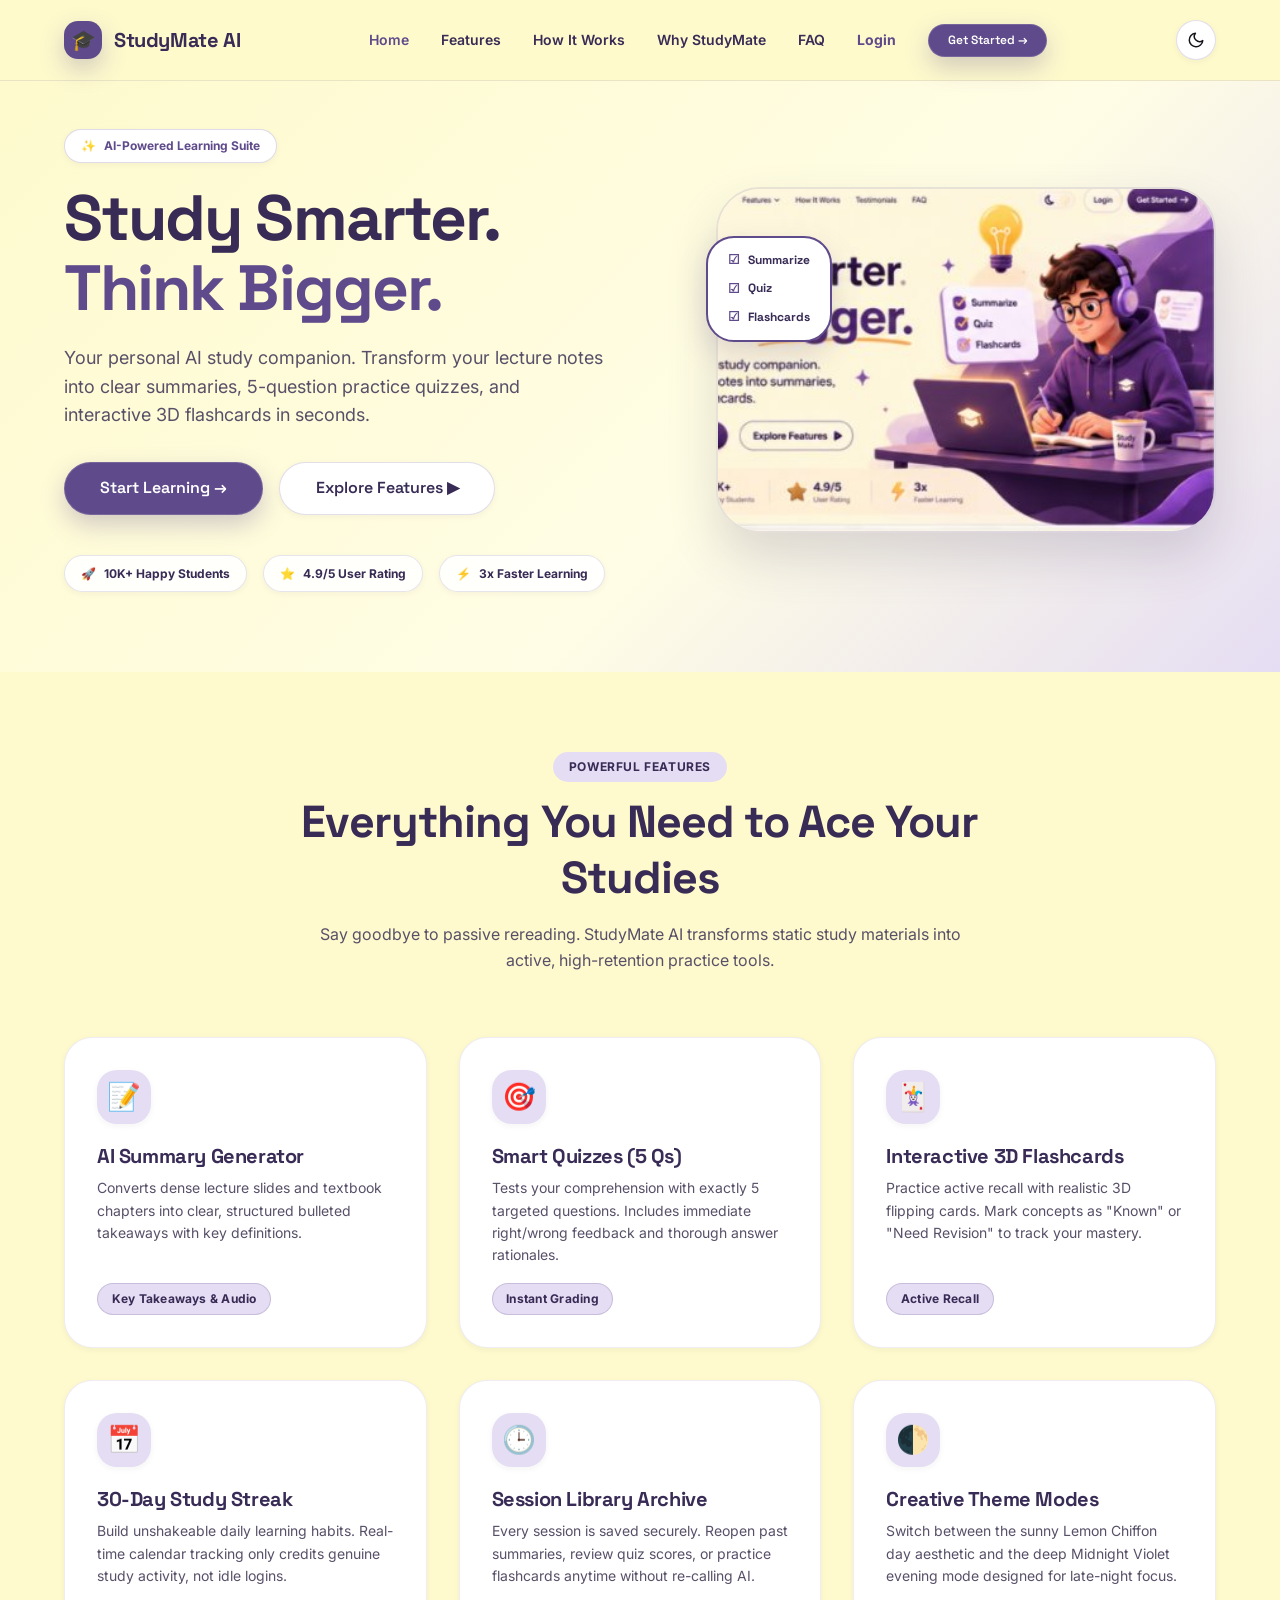
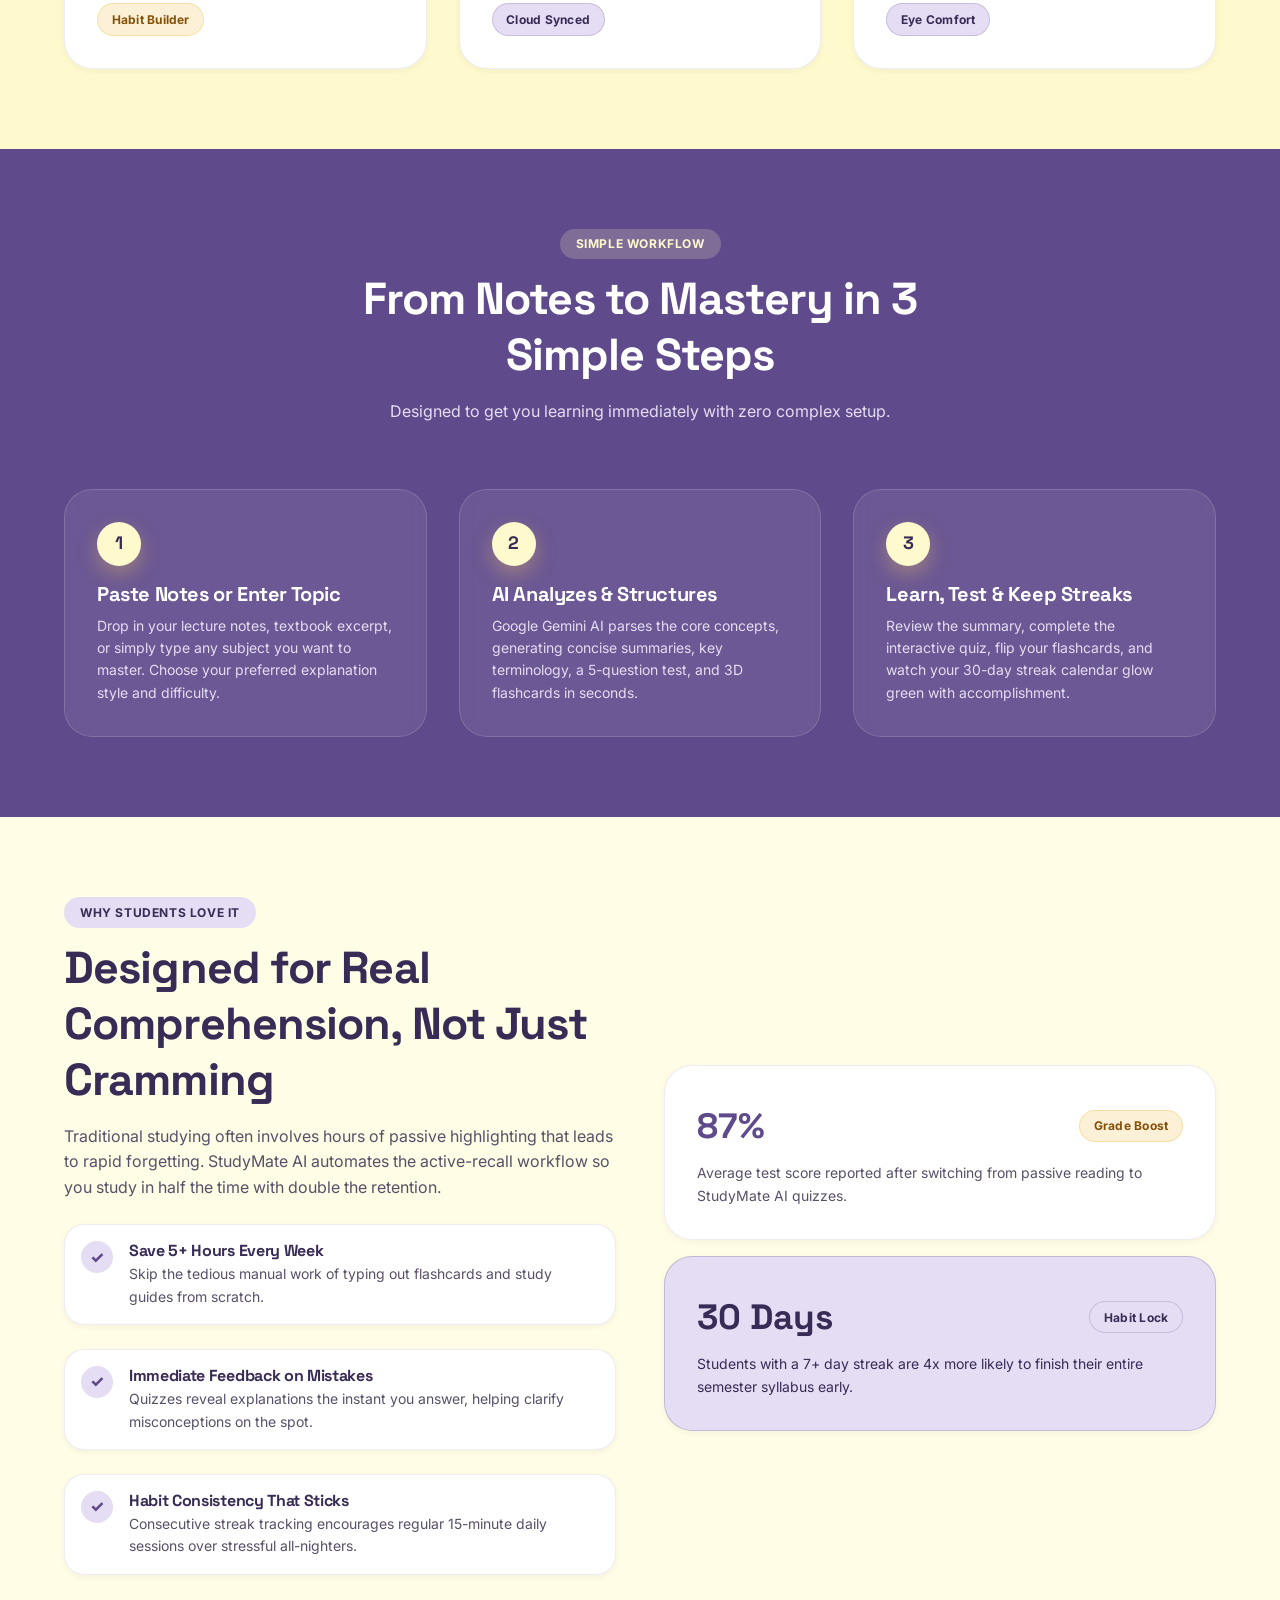
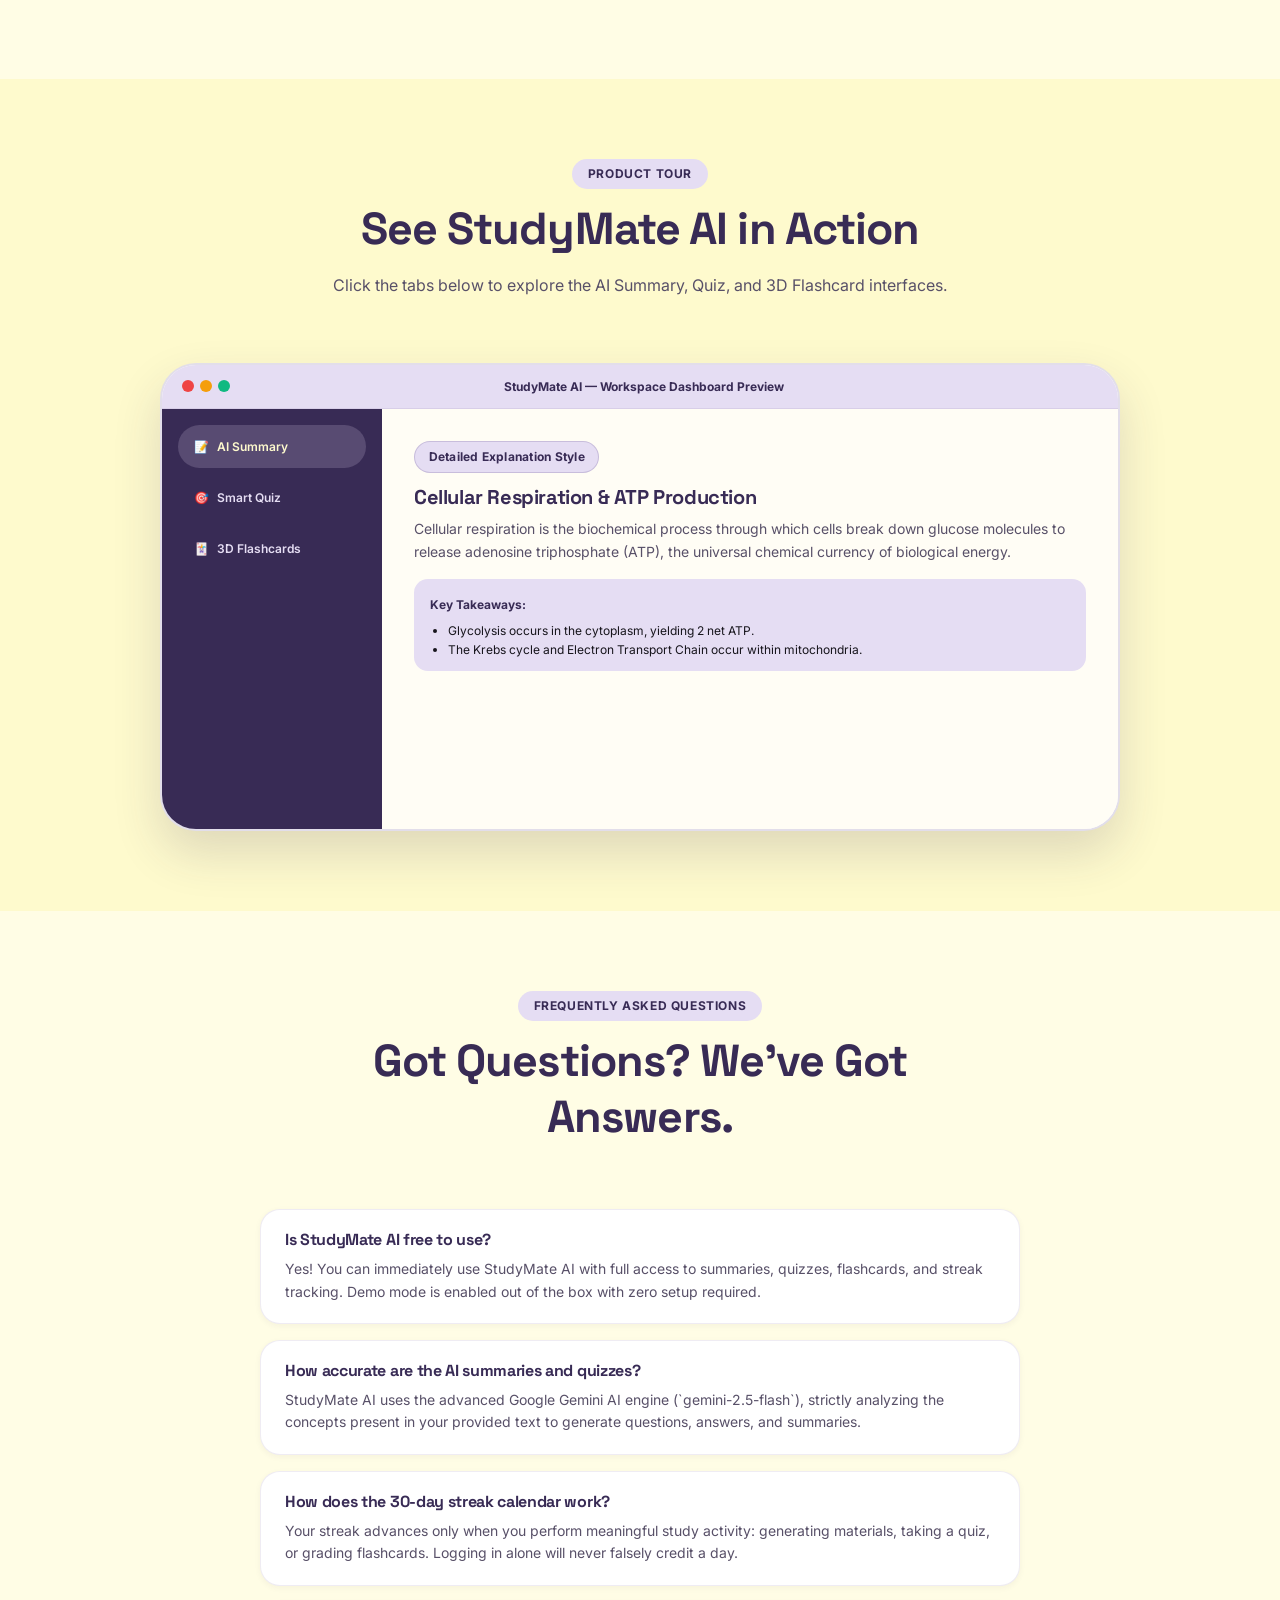
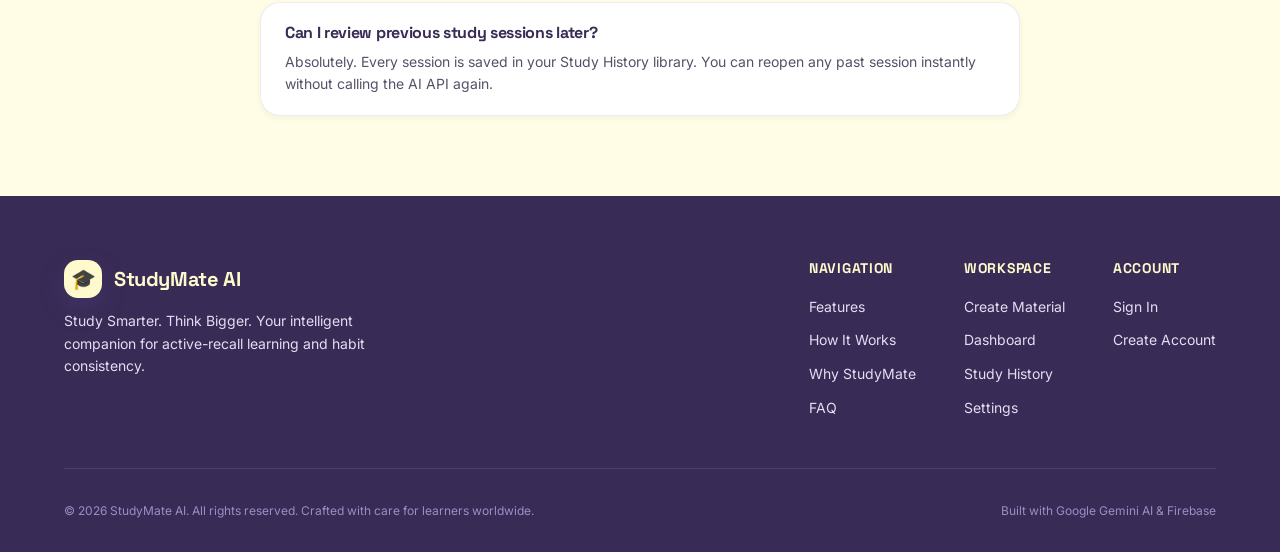
<file: index.html>
<!DOCTYPE html>
<html lang="en" data-theme="light">

<head>
  <meta charset="UTF-8">
  <meta name="viewport" content="width=device-width, initial-scale=1.0">
  <meta name="description" content="StudyMate AI - Study Smarter. Think Bigger. Your personal AI study companion for summaries, 5-question quizzes, and interactive 3D flashcards.">
  <title>StudyMate AI — Study Smarter. Think Bigger.</title>

  <!-- Google Fonts Preconnect -->
  <link rel="preconnect" href="https://fonts.googleapis.com">
  <link rel="preconnect" href="https://fonts.gstatic.com" crossorigin>

  <!-- Core Stylesheets -->
  <link rel="stylesheet" href="css/variables.css">
  <link rel="stylesheet" href="css/base.css">
  <link rel="stylesheet" href="css/components.css">
  <link rel="stylesheet" href="css/pages/landing.css">
</head>

<body id="top">

  <!-- ========================================================================
       Header & Navigation
       ======================================================================== -->
  <header class="site-header">
    <div class="container navbar">
      <a href="index.html" class="brand-logo" aria-label="StudyMate AI Home">
        <span class="brand-icon" aria-hidden="true">🎓</span>
        <span>StudyMate AI</span>
      </a>

      <!-- Desktop Navigation Links -->
      <nav id="nav-menu" class="nav-menu" aria-label="Main Navigation">
        <a href="#top" class="nav-link active">Home</a>
        <a href="#features" class="nav-link">Features</a>
        <a href="#how-it-works" class="nav-link">How It Works</a>
        <a href="#why-us" class="nav-link">Why StudyMate</a>
        <a href="#faq" class="nav-link">FAQ</a>
        <a href="login.html" class="nav-link" style="font-weight: 700; color: var(--primary);">Login</a>
        <a href="signup.html" class="btn btn-primary btn-sm">Get Started →</a>
      </nav>

      <!-- Right Header Actions (Theme Toggle & Mobile Menu) -->
      <div class="nav-actions">
        <button type="button" class="theme-toggle-btn" aria-label="Toggle dark and light theme" title="Toggle Theme">
          <!-- Icon injected by theme.js -->
        </button>
        <button type="button" id="mobile-menu-btn" class="mobile-menu-btn" aria-label="Toggle navigation menu" aria-expanded="false">
          <svg width="22" height="22" viewBox="0 0 24 24" fill="none" stroke="currentColor" stroke-width="2.2" stroke-linecap="round" stroke-linejoin="round">
            <line x1="3" y1="12" x2="21" y2="12"></line>
            <line x1="3" y1="6" x2="21" y2="6"></line>
            <line x1="3" y1="18" x2="21" y2="18"></line>
          </svg>
        </button>
      </div>
    </div>
  </header>

  <!-- ========================================================================
       Hero Section (Creative 2-Column with 3D Illustration)
       ======================================================================== -->
  <section class="hero-section">
    <div class="container">
      <div class="hero-grid">
        
        <!-- Left Content -->
        <div class="hero-content">
          <div class="hero-badge-pill">
            <span>✨</span>
            <span>AI-Powered Learning Suite</span>
          </div>

          <h1 class="hero-title">
            Study Smarter.<br>
            <span class="hero-highlight">Think Bigger.</span>
          </h1>

          <p class="hero-subtitle">
            Your personal AI study companion. Transform your lecture notes into clear summaries, 5-question practice quizzes, and interactive 3D flashcards in seconds.
          </p>

          <div class="hero-cta-group">
            <a href="signup.html" class="btn btn-primary btn-lg">Start Learning →</a>
            <a href="#features" class="btn btn-outline btn-lg">Explore Features ▶</a>
          </div>

          <!-- Social Proof Metrics Row -->
          <div class="hero-metrics-row">
            <div class="metric-pill">
              <span>🚀</span>
              <span>10K+ Happy Students</span>
            </div>
            <div class="metric-pill">
              <span>⭐</span>
              <span>4.9/5 User Rating</span>
            </div>
            <div class="metric-pill">
              <span>⚡</span>
              <span>3x Faster Learning</span>
            </div>
          </div>
        </div>

        <!-- Right 3D Visual Composition (Exact Match to Reference Mockup) -->
        <div class="hero-visual">
          <div class="hero-illustration-wrapper">
            <div class="hero-3d-frame">
              <img src="assets/hero-3d-composition.png" alt="Student studying with StudyMate AI - 3D Illustration" class="hero-3d-composition-img">
            </div>

            <!-- Floating Learning Checklist Card (Exact Match to Reference) -->
            <div class="floating-checklist-card">
              <div class="checklist-item"><span class="check-icon">☑</span> Summarize</div>
              <div class="checklist-item"><span class="check-icon">☑</span> Quiz</div>
              <div class="checklist-item"><span class="check-icon">☑</span> Flashcards</div>
            </div>
          </div>
        </div>

      </div>
    </div>
  </section>

  <!-- ========================================================================
       Features Section (Lemon Chiffon & Crisp White Cards)
       ======================================================================== -->
  <section class="features-section" id="features">
    <div class="container">
      <div class="section-header-center">
        <span class="section-tag">POWERFUL FEATURES</span>
        <h2 class="section-title">Everything You Need to Ace Your Studies</h2>
        <p class="section-subtitle">
          Say goodbye to passive rereading. StudyMate AI transforms static study materials into active, high-retention practice tools.
        </p>
      </div>

      <div class="features-grid">
        <!-- Feature 1: AI Summaries -->
        <div class="feature-card">
          <div>
            <div class="feature-card-icon">📝</div>
            <h3>AI Summary Generator</h3>
            <p>Converts dense lecture slides and textbook chapters into clear, structured bulleted takeaways with key definitions.</p>
          </div>
          <div style="margin-top: var(--space-4);">
            <span class="badge badge-purple">Key Takeaways &amp; Audio</span>
          </div>
        </div>

        <!-- Feature 2: 5-Question Quizzes -->
        <div class="feature-card">
          <div>
            <div class="feature-card-icon">🎯</div>
            <h3>Smart Quizzes (5 Qs)</h3>
            <p>Tests your comprehension with exactly 5 targeted questions. Includes immediate right/wrong feedback and thorough answer rationales.</p>
          </div>
          <div style="margin-top: var(--space-4);">
            <span class="badge badge-purple">Instant Grading</span>
          </div>
        </div>

        <!-- Feature 3: 3D Flashcards -->
        <div class="feature-card">
          <div>
            <div class="feature-card-icon">🃏</div>
            <h3>Interactive 3D Flashcards</h3>
            <p>Practice active recall with realistic 3D flipping cards. Mark concepts as "Known" or "Need Revision" to track your mastery.</p>
          </div>
          <div style="margin-top: var(--space-4);">
            <span class="badge badge-purple">Active Recall</span>
          </div>
        </div>

        <!-- Feature 4: 30-Day Streak Calendar -->
        <div class="feature-card">
          <div>
            <div class="feature-card-icon">📅</div>
            <h3>30-Day Study Streak</h3>
            <p>Build unshakeable daily learning habits. Real-time calendar tracking only credits genuine study activity, not idle logins.</p>
          </div>
          <div style="margin-top: var(--space-4);">
            <span class="badge badge-gold">Habit Builder</span>
          </div>
        </div>

        <!-- Feature 5: Study History -->
        <div class="feature-card">
          <div>
            <div class="feature-card-icon">🕒</div>
            <h3>Session Library Archive</h3>
            <p>Every session is saved securely. Reopen past summaries, review quiz scores, or practice flashcards anytime without re-calling AI.</p>
          </div>
          <div style="margin-top: var(--space-4);">
            <span class="badge badge-purple">Cloud Synced</span>
          </div>
        </div>

        <!-- Feature 6: Dark & Light Themes -->
        <div class="feature-card">
          <div>
            <div class="feature-card-icon">🌓</div>
            <h3>Creative Theme Modes</h3>
            <p>Switch between the sunny Lemon Chiffon day aesthetic and the deep Midnight Violet evening mode designed for late-night focus.</p>
          </div>
          <div style="margin-top: var(--space-4);">
            <span class="badge badge-purple">Eye Comfort</span>
          </div>
        </div>
      </div>
    </div>
  </section>

  <!-- ========================================================================
       How It Works Section (Ultra Violet Accent Contrast)
       ======================================================================== -->
  <section class="how-section" id="how-it-works">
    <div class="container">
      <div class="section-header-center">
        <span class="section-tag">SIMPLE WORKFLOW</span>
        <h2 class="section-title">From Notes to Mastery in 3 Simple Steps</h2>
        <p class="section-subtitle">
          Designed to get you learning immediately with zero complex setup.
        </p>
      </div>

      <div class="steps-grid">
        <div class="step-card">
          <div class="step-number-badge">1</div>
          <h3>Paste Notes or Enter Topic</h3>
          <p>Drop in your lecture notes, textbook excerpt, or simply type any subject you want to master. Choose your preferred explanation style and difficulty.</p>
        </div>

        <div class="step-card">
          <div class="step-number-badge">2</div>
          <h3>AI Analyzes &amp; Structures</h3>
          <p>Google Gemini AI parses the core concepts, generating concise summaries, key terminology, a 5-question test, and 3D flashcards in seconds.</p>
        </div>

        <div class="step-card">
          <div class="step-number-badge">3</div>
          <h3>Learn, Test &amp; Keep Streaks</h3>
          <p>Review the summary, complete the interactive quiz, flip your flashcards, and watch your 30-day streak calendar glow green with accomplishment.</p>
        </div>
      </div>
    </div>
  </section>

  <!-- ========================================================================
       Why StudyMate AI (Stats & Benefits)
       ======================================================================== -->
  <section class="why-section" id="why-us">
    <div class="container">
      <div class="why-grid">
        <div>
          <span class="section-tag">WHY STUDENTS LOVE IT</span>
          <h2 class="section-title">Designed for Real Comprehension, Not Just Cramming</h2>
          <p style="margin-bottom: var(--space-6); font-size: var(--font-base);">
            Traditional studying often involves hours of passive highlighting that leads to rapid forgetting. StudyMate AI automates the active-recall workflow so you study in half the time with double the retention.
          </p>

          <div class="why-benefit-item">
            <div class="why-check-icon">✓</div>
            <div>
              <h4>Save 5+ Hours Every Week</h4>
              <p>Skip the tedious manual work of typing out flashcards and study guides from scratch.</p>
            </div>
          </div>

          <div class="why-benefit-item">
            <div class="why-check-icon">✓</div>
            <div>
              <h4>Immediate Feedback on Mistakes</h4>
              <p>Quizzes reveal explanations the instant you answer, helping clarify misconceptions on the spot.</p>
            </div>
          </div>

          <div class="why-benefit-item">
            <div class="why-check-icon">✓</div>
            <div>
              <h4>Habit Consistency That Sticks</h4>
              <p>Consecutive streak tracking encourages regular 15-minute daily sessions over stressful all-nighters.</p>
            </div>
          </div>
        </div>

        <!-- Stylized Stat Cards Visual -->
        <div style="display: flex; flex-direction: column; gap: var(--space-4);">
          <div class="card card-hoverable" style="background: #FFFFFF;">
            <div style="display: flex; align-items: center; justify-content: space-between;">
              <span style="font-size: 2.2rem; font-weight: 800; color: var(--primary); font-family: var(--font-heading);">87%</span>
              <span class="badge badge-gold">Grade Boost</span>
            </div>
            <p style="margin-top: var(--space-2); font-size: var(--font-sm);">Average test score reported after switching from passive reading to StudyMate AI quizzes.</p>
          </div>

          <div class="card card-hoverable" style="background: var(--soft-lavender); border-color: rgba(95,74,139,0.25);">
            <div style="display: flex; align-items: center; justify-content: space-between;">
              <span style="font-size: 2.2rem; font-weight: 800; color: var(--dark-violet); font-family: var(--font-heading);">30 Days</span>
              <span class="badge badge-purple">Habit Lock</span>
            </div>
            <p style="margin-top: var(--space-2); font-size: var(--font-sm); color: var(--dark-violet);">Students with a 7+ day streak are 4x more likely to finish their entire semester syllabus early.</p>
          </div>
        </div>
      </div>
    </div>
  </section>

  <!-- ========================================================================
       Interactive Product Preview Mockup
       ======================================================================== -->
  <section class="preview-section">
    <div class="container">
      <div class="section-header-center">
        <span class="section-tag">PRODUCT TOUR</span>
        <h2 class="section-title">See StudyMate AI in Action</h2>
        <p class="section-subtitle">
          Click the tabs below to explore the AI Summary, Quiz, and 3D Flashcard interfaces.
        </p>
      </div>

      <div class="preview-mockup-frame">
        <div class="mockup-window-bar">
          <div class="mockup-dots">
            <span class="mockup-dot dot-red"></span>
            <span class="mockup-dot dot-yellow"></span>
            <span class="mockup-dot dot-green"></span>
          </div>
          <div class="mockup-window-title">StudyMate AI — Workspace Dashboard Preview</div>
          <div style="width: 40px;"></div>
        </div>

        <div class="mockup-body">
          <div class="mockup-sidebar">
            <div class="mockup-nav-item active" data-preview-tab="summary">
              <span>📝</span>
              <span>AI Summary</span>
            </div>
            <div class="mockup-nav-item" data-preview-tab="quiz">
              <span>🎯</span>
              <span>Smart Quiz</span>
            </div>
            <div class="mockup-nav-item" data-preview-tab="flashcards">
              <span>🃏</span>
              <span>3D Flashcards</span>
            </div>
          </div>

          <div class="mockup-content">
            <!-- Tab 1: Summary -->
            <div id="preview-tab-summary" class="mockup-tab-content active">
              <span class="badge badge-purple" style="margin-bottom: var(--space-3);">Detailed Explanation Style</span>
              <h3 style="font-size: var(--font-xl); color: var(--dark-violet); margin-bottom: var(--space-2);">Cellular Respiration &amp; ATP Production</h3>
              <p style="font-size: var(--font-sm); line-height: 1.6; margin-bottom: var(--space-4);">
                Cellular respiration is the biochemical process through which cells break down glucose molecules to release adenosine triphosphate (ATP), the universal chemical currency of biological energy.
              </p>
              <div style="background: var(--soft-lavender); padding: var(--space-3) var(--space-4); border-radius: var(--radius-md);">
                <strong style="color: var(--dark-violet); font-size: var(--font-xs);">Key Takeaways:</strong>
                <ul style="padding-left: 18px; margin-top: 4px; font-size: var(--font-xs); color: var(--text-primary);">
                  <li>Glycolysis occurs in the cytoplasm, yielding 2 net ATP.</li>
                  <li>The Krebs cycle and Electron Transport Chain occur within mitochondria.</li>
                </ul>
              </div>
            </div>

            <!-- Tab 2: Quiz -->
            <div id="preview-tab-quiz" class="mockup-tab-content">
              <span class="badge badge-purple" style="margin-bottom: var(--space-3);">Question 1 of 5 · Medium Difficulty</span>
              <h3 style="font-size: var(--font-lg); color: var(--dark-violet); margin-bottom: var(--space-4);">Which organelle serves as the primary site of aerobic ATP synthesis?</h3>
              <div style="display: flex; flex-direction: column; gap: var(--space-2);">
                <div style="padding: 10px 14px; background: #FFFFFF; border: 1px solid var(--border-subtle); border-radius: var(--radius-md); font-size: var(--font-xs);">A. Endoplasmic Reticulum</div>
                <div style="padding: 10px 14px; background: var(--success-bg); border: 1.5px solid var(--success); border-radius: var(--radius-md); font-size: var(--font-xs); font-weight: 700; color: var(--success);">B. Mitochondria ✓ Correct</div>
                <div style="padding: 10px 14px; background: #FFFFFF; border: 1px solid var(--border-subtle); border-radius: var(--radius-md); font-size: var(--font-xs);">C. Golgi Apparatus</div>
              </div>
            </div>

            <!-- Tab 3: Flashcards -->
            <div id="preview-tab-flashcards" class="mockup-tab-content">
              <div style="text-align: center; padding: var(--space-4);">
                <span class="badge badge-purple" style="margin-bottom: var(--space-3);">Interactive 3D Card (Click to flip)</span>
                <div id="preview-mockup-flashcard" style="margin: var(--space-2) auto; max-width: 320px; min-height: 140px; background: #FFFFFF; border: 2px solid var(--primary); border-radius: var(--radius-xl); padding: var(--space-5); display: flex; align-items: center; justify-content: center; cursor: pointer; box-shadow: var(--shadow-md); transition: transform 0.4s ease;">
                  <p class="mockup-card-text" style="font-weight: 700; color: var(--dark-violet); margin: 0; font-size: var(--font-sm);">
                    Question: What is the primary biological purpose of Photosynthesis?
                  </p>
                </div>
                <span style="font-size: 11px; color: var(--text-muted);">💡 Click the card to flip between Question and Answer</span>
              </div>
            </div>
          </div>
        </div>
      </div>
    </div>
  </section>

  <!-- ========================================================================
       FAQ Section
       ======================================================================== -->
  <section class="faq-section" id="faq">
    <div class="container">
      <div class="section-header-center">
        <span class="section-tag">FREQUENTLY ASKED QUESTIONS</span>
        <h2 class="section-title">Got Questions? We've Got Answers.</h2>
      </div>

      <div class="faq-grid">
        <div class="faq-item">
          <h4>Is StudyMate AI free to use?</h4>
          <p>Yes! You can immediately use StudyMate AI with full access to summaries, quizzes, flashcards, and streak tracking. Demo mode is enabled out of the box with zero setup required.</p>
        </div>

        <div class="faq-item">
          <h4>How accurate are the AI summaries and quizzes?</h4>
          <p>StudyMate AI uses the advanced Google Gemini AI engine (`gemini-2.5-flash`), strictly analyzing the concepts present in your provided text to generate questions, answers, and summaries.</p>
        </div>

        <div class="faq-item">
          <h4>How does the 30-day streak calendar work?</h4>
          <p>Your streak advances only when you perform meaningful study activity: generating materials, taking a quiz, or grading flashcards. Logging in alone will never falsely credit a day.</p>
        </div>

        <div class="faq-item">
          <h4>Can I review previous study sessions later?</h4>
          <p>Absolutely. Every session is saved in your Study History library. You can reopen any past session instantly without calling the AI API again.</p>
        </div>
      </div>
    </div>
  </section>

  <!-- ========================================================================
       Footer
       ======================================================================== -->
  <footer class="site-footer">
    <div class="container">
      <div class="footer-top">
        <div class="footer-brand">
          <a href="index.html" class="brand-logo" style="color: #FEFACD;">
            <span class="brand-icon" style="background: #FEFACD; color: var(--dark-violet);">🎓</span>
            <span>StudyMate AI</span>
          </a>
          <p>
            Study Smarter. Think Bigger. Your intelligent companion for active-recall learning and habit consistency.
          </p>
        </div>

        <div class="footer-links-group">
          <div class="footer-col">
            <h5>NAVIGATION</h5>
            <ul>
              <li><a href="#features">Features</a></li>
              <li><a href="#how-it-works">How It Works</a></li>
              <li><a href="#why-us">Why StudyMate</a></li>
              <li><a href="#faq">FAQ</a></li>
            </ul>
          </div>

          <div class="footer-col">
            <h5>WORKSPACE</h5>
            <ul>
              <li><a href="study.html">Create Material</a></li>
              <li><a href="dashboard.html">Dashboard</a></li>
              <li><a href="history.html">Study History</a></li>
              <li><a href="settings.html">Settings</a></li>
            </ul>
          </div>

          <div class="footer-col">
            <h5>ACCOUNT</h5>
            <ul>
              <li><a href="login.html">Sign In</a></li>
              <li><a href="signup.html">Create Account</a></li>
            </ul>
          </div>
        </div>
      </div>

      <div class="footer-bottom">
        <span>© 2026 StudyMate AI. All rights reserved. Crafted with care for learners worldwide.</span>
        <span>Built with Google Gemini AI &amp; Firebase</span>
      </div>
    </div>
  </footer>

  <!-- Script Modules -->
  <script type="module" src="js/pages/landing.js"></script>
</body>
</html>
</file>
<file: css/variables.css>
/* ==========================================================================
   StudyMate AI - Design System & CSS Variables (Lemon Chiffon & Ultra Violet)
   ========================================================================== */

:root {
  /* Font Families */
  --font-sans: 'Inter', -apple-system, BlinkMacSystemFont, 'Segoe UI', Roboto, sans-serif;
  --font-heading: 'Space Grotesk', -apple-system, BlinkMacSystemFont, 'Segoe UI', sans-serif;

  /* Font Sizes */
  --font-xs: 0.75rem;     /* 12px */
  --font-sm: 0.875rem;    /* 14px */
  --font-base: 1rem;       /* 16px */
  --font-lg: 1.125rem;    /* 18px */
  --font-xl: 1.25rem;     /* 20px */
  --font-2xl: 1.5rem;     /* 24px */
  --font-3xl: 1.875rem;   /* 30px */
  --font-4xl: 2.25rem;    /* 36px */
  --font-5xl: 3rem;       /* 48px */
  --font-6xl: 3.75rem;    /* 60px */

  /* Spacing Scale */
  --space-1: 0.25rem;   /* 4px */
  --space-2: 0.5rem;    /* 8px */
  --space-3: 0.75rem;   /* 12px */
  --space-4: 1rem;      /* 16px */
  --space-5: 1.25rem;   /* 20px */
  --space-6: 1.5rem;    /* 24px */
  --space-8: 2rem;      /* 32px */
  --space-10: 2.5rem;   /* 40px */
  --space-12: 3rem;     /* 48px */
  --space-16: 4rem;     /* 64px */
  --space-20: 5rem;     /* 80px */
  --space-24: 6rem;     /* 96px */

  /* Border Radii */
  --radius-xs: 6px;
  --radius-sm: 10px;
  --radius-md: 14px;
  --radius-lg: 20px;
  --radius-xl: 28px;
  --radius-2xl: 36px;
  --radius-3xl: 44px;
  --radius-full: 9999px;

  /* Transitions */
  --transition-fast: 150ms cubic-bezier(0.4, 0, 0.2, 1);
  --transition-normal: 250ms cubic-bezier(0.4, 0, 0.2, 1);
  --transition-slow: 400ms cubic-bezier(0.16, 1, 0.3, 1);

  /* Brand Palette (Creative EdTech Specification) */
  --lemon-chiffon: #FEFACD;
  --pale-yellow: #FFFDE5;
  --warm-white: #FFFDF5;
  --pure-white: #FFFFFF;
  --ultra-violet: #5F4A8B;
  --dark-violet: #382B55;
  --soft-lavender: #E5DDF3;
  --charcoal: #17151C;
  --soft-peach: #F4C5B5;
  --golden-yellow: #F4C65B;
  --muted-purple: #A18BC5;

  /* Primary Brand Tokens (Light Default) */
  --primary: #5F4A8B;
  --primary-hover: #4d3a73;
  --primary-light: #7b65aa;
  --primary-glow: rgba(95, 74, 139, 0.25);
  
  --secondary: #382B55;
  --secondary-hover: #291e40;
  
  --accent: #F4C65B;
  --accent-hover: #e0b043;
  --accent-light: #FEFACD;

  /* Gradients */
  --gradient-primary: linear-gradient(135deg, #5F4A8B 0%, #382B55 100%);
  --gradient-hero: linear-gradient(135deg, #FEFACD 0%, #FFFDE5 60%, #E5DDF3 100%);
  --gradient-gold: linear-gradient(135deg, #F4C65B 0%, #e89e38 100%);
  --gradient-lavender: linear-gradient(135deg, #E5DDF3 0%, #FFFFFF 100%);
  --gradient-subtle: linear-gradient(135deg, rgba(95, 74, 139, 0.08) 0%, rgba(229, 221, 243, 0.4) 100%);

  /* Status Colors */
  --success: #10b981;
  --success-bg: rgba(16, 185, 129, 0.12);
  --warning: #F4C65B;
  --warning-bg: rgba(244, 198, 91, 0.18);
  --error: #ef4444;
  --error-bg: rgba(239, 68, 68, 0.12);
  --info: #5F4A8B;
  --info-bg: rgba(95, 74, 139, 0.12);

  /* Shadows */
  --shadow-sm: 0 2px 6px rgba(56, 43, 85, 0.05);
  --shadow-md: 0 6px 18px rgba(56, 43, 85, 0.08);
  --shadow-lg: 0 14px 32px rgba(56, 43, 85, 0.12);
  --shadow-xl: 0 22px 48px rgba(56, 43, 85, 0.16);
  --shadow-purple: 0 10px 25px rgba(95, 74, 139, 0.28);
  --shadow-gold: 0 8px 20px rgba(244, 198, 91, 0.35);

  /* Light Theme (Default) */
  --color-scheme: light;
  --bg-page: #FEFACD;
  --bg-surface: #FFFFFF;
  --bg-card: #FFFFFF;
  --bg-card-hover: #FFFDF5;
  --bg-card-alt: #FFFDE5;
  --bg-card-lavender: #E5DDF3;
  --bg-glass: rgba(255, 255, 255, 0.88);
  --bg-input: #FFFFFF;
  --bg-dropdown: #FFFFFF;
  --bg-sidebar: #382B55;
  --bg-sidebar-active: rgba(229, 221, 243, 0.18);

  --text-primary: #17151C;
  --text-secondary: #585068;
  --text-muted: #877d9c;
  --text-inverse: #FFFFFF;
  --text-heading: #382B55;

  --border-subtle: rgba(95, 74, 139, 0.1);
  --border-default: rgba(95, 74, 139, 0.18);
  --border-focus: #5F4A8B;
}

/* ==========================================================================
   Dark Theme (Creative Midnight Specification)
   ========================================================================== */
[data-theme="dark"] {
  --color-scheme: dark;

  --bg-page: #17151C;
  --bg-surface: #282333;
  --bg-card: #282333;
  --bg-card-hover: #312b3e;
  --bg-card-alt: #201c29;
  --bg-card-lavender: #382f49;
  --bg-glass: rgba(40, 35, 51, 0.85);
  --bg-input: #1f1b27;
  --bg-dropdown: #282333;
  --bg-sidebar: #201c29;
  --bg-sidebar-active: rgba(254, 250, 205, 0.12);

  --text-primary: #FFFDF5;
  --text-secondary: #B9A9D5;
  --text-muted: #8574a4;
  --text-inverse: #17151C;
  --text-heading: #FEFACD;

  --border-subtle: rgba(254, 250, 205, 0.08);
  --border-default: rgba(254, 250, 205, 0.16);
  --border-focus: #FEFACD;

  --shadow-sm: 0 2px 6px rgba(0, 0, 0, 0.3);
  --shadow-md: 0 6px 18px rgba(0, 0, 0, 0.4);
  --shadow-lg: 0 14px 32px rgba(0, 0, 0, 0.5);
  --shadow-xl: 0 22px 48px rgba(0, 0, 0, 0.6);
  --shadow-purple: 0 10px 25px rgba(95, 74, 139, 0.45);
}
</file>
<file: css/base.css>
/* ==========================================================================
   StudyMate AI - Base Styles, Resets & Global Typography
   ========================================================================== */

@import url('https://fonts.googleapis.com/css2?family=Inter:wght@300;400;500;600;700;800&family=Space+Grotesk:wght@500;600;700&display=swap');

*, *::before, *::after {
  box-sizing: border-box;
  margin: 0;
  padding: 0;
}

html {
  font-size: 16px;
  scroll-behavior: smooth;
  -webkit-text-size-adjust: 100%;
}

body {
  font-family: var(--font-sans);
  font-size: var(--font-base);
  line-height: 1.6;
  color: var(--text-primary);
  background-color: var(--bg-page);
  min-height: 100vh;
  transition: background-color var(--transition-normal), color var(--transition-normal);
  overflow-x: hidden;
  text-rendering: optimizeLegibility;
  -webkit-font-smoothing: antialiased;
  -moz-osx-font-smoothing: grayscale;
}

/* Headings */
h1, h2, h3, h4, h5, h6 {
  font-family: var(--font-heading);
  color: var(--text-primary);
  font-weight: 700;
  line-height: 1.25;
  letter-spacing: -0.02em;
}

h1 { font-size: var(--font-5xl); }
h2 { font-size: var(--font-4xl); }
h3 { font-size: var(--font-2xl); }
h4 { font-size: var(--font-xl); }
h5 { font-size: var(--font-lg); }
h6 { font-size: var(--font-base); }

@media (max-width: 768px) {
  h1 { font-size: var(--font-4xl); }
  h2 { font-size: var(--font-3xl); }
  h3 { font-size: var(--font-xl); }
}

p {
  color: var(--text-secondary);
  margin-bottom: var(--space-4);
}

p:last-child {
  margin-bottom: 0;
}

a {
  color: var(--primary-light);
  text-decoration: none;
  transition: color var(--transition-fast);
}

a:hover {
  color: var(--primary);
}

img, svg {
  display: block;
  max-width: 100%;
  height: auto;
}

button, input, select, textarea {
  font-family: inherit;
  font-size: inherit;
  color: inherit;
}

/* Accessible Focus States */
:focus-visible {
  outline: 2px solid var(--border-focus);
  outline-offset: 3px;
}

/* Layout Containers */
.container {
  width: 100%;
  max-width: 1200px;
  margin-left: auto;
  margin-right: auto;
  padding-left: var(--space-6);
  padding-right: var(--space-6);
}

.container-narrow {
  width: 100%;
  max-width: 800px;
  margin-left: auto;
  margin-right: auto;
  padding-left: var(--space-6);
  padding-right: var(--space-6);
}

/* Screen Reader Only Utility */
.sr-only {
  position: absolute;
  width: 1px;
  height: 1px;
  padding: 0;
  margin: -1px;
  overflow: hidden;
  clip: rect(0, 0, 0, 0);
  white-space: nowrap;
  border: 0;
}

/* Gradient Text Effect */
.gradient-text {
  background: var(--gradient-primary);
  -webkit-background-clip: text;
  -webkit-text-fill-color: transparent;
  background-clip: text;
}
</file>
<file: css/components.css>
/* ==========================================================================
   StudyMate AI - Reusable UI Components (Creative Lemon & Ultra Violet Edition)
   ========================================================================== */

/* --------------------------------------------------------------------------
   1. Buttons
   ----------------------------------------------------------------------- */
.btn {
  display: inline-flex;
  align-items: center;
  justify-content: center;
  gap: var(--space-2);
  padding: 0.8rem 1.6rem;
  font-family: var(--font-heading);
  font-weight: 600;
  font-size: var(--font-sm);
  border-radius: var(--radius-full);
  border: 1px solid transparent;
  cursor: pointer;
  text-decoration: none;
  transition: all var(--transition-fast);
  white-space: nowrap;
  user-select: none;
  line-height: 1.25;
}

.btn:active {
  transform: translateY(1px);
}

.btn:disabled,
.btn[aria-disabled="true"] {
  opacity: 0.55;
  cursor: not-allowed;
  pointer-events: none;
}

.btn-primary {
  background: var(--primary);
  color: #ffffff;
  box-shadow: var(--shadow-purple);
  border: 1px solid rgba(255, 255, 255, 0.15);
}

.btn-primary:hover {
  background: var(--primary-hover);
  box-shadow: 0 8px 25px rgba(95, 74, 139, 0.45);
  transform: translateY(-2px);
  color: #ffffff;
}

.btn-gold,
.btn-accent {
  background: var(--gradient-gold);
  color: #17151C;
  font-weight: 700;
  box-shadow: var(--shadow-gold);
  border: 1px solid rgba(255, 255, 255, 0.35);
}

.btn-gold:hover,
.btn-accent:hover {
  box-shadow: 0 10px 28px rgba(244, 198, 91, 0.55);
  transform: translateY(-2px);
  color: #17151C;
}

.btn-secondary {
  background-color: var(--soft-lavender);
  color: var(--dark-violet);
  border: 1px solid rgba(95, 74, 139, 0.18);
  font-weight: 600;
}

.btn-secondary:hover {
  background-color: #d9cde9;
  border-color: var(--primary);
  transform: translateY(-2px);
}

.btn-outline {
  background: #FFFFFF;
  color: var(--dark-violet);
  border: 1.5px solid var(--border-default);
  box-shadow: var(--shadow-sm);
}

.btn-outline:hover {
  background: var(--pale-yellow);
  border-color: var(--primary);
  transform: translateY(-2px);
  color: var(--primary);
}

.btn-ghost {
  background: transparent;
  color: var(--text-secondary);
  border: 1px solid transparent;
}

.btn-ghost:hover {
  color: var(--dark-violet);
  background: rgba(95, 74, 139, 0.08);
}

.btn-sm {
  padding: 0.5rem 1.15rem;
  font-size: var(--font-xs);
}

.btn-lg {
  padding: 0.95rem 2.2rem;
  font-size: var(--font-base);
}

.btn-block {
  width: 100%;
}

.btn-danger {
  background-color: var(--error);
  color: #ffffff;
  border-color: var(--error);
}

.btn-danger:hover {
  background-color: #dc2626;
  color: #ffffff;
}

/* --------------------------------------------------------------------------
   2. Cards & Creative Surfaces
   ----------------------------------------------------------------------- */
.card {
  background-color: var(--bg-card);
  border: 1px solid var(--border-subtle);
  border-radius: var(--radius-xl);
  padding: var(--space-8);
  box-shadow: var(--shadow-sm);
  transition: transform var(--transition-normal), box-shadow var(--transition-normal), border-color var(--transition-normal);
  position: relative;
  overflow: hidden;
}

.card-hoverable:hover {
  transform: translateY(-4px);
  box-shadow: var(--shadow-md);
  border-color: var(--primary-light);
}

.card-lavender {
  background: var(--bg-card-lavender);
  border: 1px solid rgba(95, 74, 139, 0.15);
}

.card-glass {
  background: var(--bg-glass);
  backdrop-filter: blur(16px);
  -webkit-backdrop-filter: blur(16px);
  border: 1px solid var(--border-default);
  box-shadow: var(--shadow-lg);
}

.card-header {
  margin-bottom: var(--space-4);
  display: flex;
  align-items: center;
  justify-content: space-between;
}

.card-body {
  color: var(--text-secondary);
}

.card-footer {
  margin-top: var(--space-6);
  padding-top: var(--space-4);
  border-top: 1px solid var(--border-subtle);
  display: flex;
  align-items: center;
  justify-content: flex-end;
  gap: var(--space-3);
}

/* --------------------------------------------------------------------------
   3. Form Inputs & Controls
   ----------------------------------------------------------------------- */
.form-group {
  margin-bottom: var(--space-5);
  display: flex;
  flex-direction: column;
  gap: var(--space-2);
  text-align: left;
}

.form-label {
  font-size: var(--font-sm);
  font-weight: 600;
  color: var(--text-primary);
  display: flex;
  justify-content: space-between;
  align-items: center;
}

.form-input-wrapper {
  position: relative;
  display: flex;
  align-items: center;
}

.form-input {
  width: 100%;
  padding: 0.85rem 1.25rem;
  font-size: var(--font-sm);
  background-color: var(--bg-input);
  border: 1.5px solid var(--border-default);
  border-radius: var(--radius-lg);
  color: var(--text-primary);
  transition: border-color var(--transition-fast), box-shadow var(--transition-fast), background-color var(--transition-fast);
}

.form-input::placeholder {
  color: var(--text-muted);
}

.form-input:focus {
  outline: none;
  border-color: var(--primary);
  box-shadow: 0 0 0 3px var(--primary-glow);
}

.form-input.has-error {
  border-color: var(--error);
}

.form-input.has-error:focus {
  box-shadow: 0 0 0 3px rgba(239, 68, 68, 0.2);
}

.form-error {
  font-size: var(--font-xs);
  color: var(--error);
  display: none;
  margin-top: var(--space-1);
  font-weight: 500;
}

.form-error.is-visible {
  display: block;
}

.password-toggle-btn {
  position: absolute;
  right: 1rem;
  background: transparent;
  border: none;
  color: var(--text-muted);
  cursor: pointer;
  padding: 0.25rem;
  display: flex;
  align-items: center;
  justify-content: center;
  border-radius: var(--radius-xs);
  transition: color var(--transition-fast);
}

.password-toggle-btn:hover {
  color: var(--primary);
}

.form-checkbox {
  display: flex;
  align-items: center;
  gap: var(--space-2);
  cursor: pointer;
  font-size: var(--font-sm);
  color: var(--text-secondary);
  user-select: none;
}

.form-checkbox input[type="checkbox"] {
  accent-color: var(--primary);
  width: 17px;
  height: 17px;
  cursor: pointer;
}

/* --------------------------------------------------------------------------
   4. Modals
   ----------------------------------------------------------------------- */
.modal-overlay {
  position: fixed;
  inset: 0;
  background-color: rgba(23, 21, 28, 0.65);
  backdrop-filter: blur(6px);
  -webkit-backdrop-filter: blur(6px);
  display: flex;
  align-items: center;
  justify-content: center;
  padding: var(--space-4);
  z-index: 1000;
  opacity: 0;
  visibility: hidden;
  transition: opacity var(--transition-normal), visibility var(--transition-normal);
}

.modal-overlay.is-open {
  opacity: 1;
  visibility: visible;
}

.modal-dialog {
  background-color: var(--bg-surface);
  border: 1px solid var(--border-default);
  border-radius: var(--radius-xl);
  max-width: 520px;
  width: 100%;
  box-shadow: var(--shadow-xl);
  transform: translateY(16px) scale(0.96);
  transition: transform var(--transition-normal);
  overflow: hidden;
}

.modal-overlay.is-open .modal-dialog {
  transform: translateY(0) scale(1);
}

.modal-header {
  padding: var(--space-6);
  border-bottom: 1px solid var(--border-subtle);
  display: flex;
  align-items: center;
  justify-content: space-between;
}

.modal-title {
  font-size: var(--font-xl);
  font-weight: 700;
  color: var(--text-heading);
}

.modal-close-btn {
  background: transparent;
  border: none;
  color: var(--text-muted);
  cursor: pointer;
  padding: var(--space-2);
  font-size: var(--font-lg);
  line-height: 1;
  border-radius: var(--radius-full);
  transition: color var(--transition-fast), background-color var(--transition-fast);
}

.modal-close-btn:hover {
  color: var(--dark-violet);
  background-color: var(--soft-lavender);
}

.modal-body {
  padding: var(--space-6);
  color: var(--text-secondary);
}

.modal-footer {
  padding: var(--space-4) var(--space-6);
  border-top: 1px solid var(--border-subtle);
  display: flex;
  justify-content: flex-end;
  gap: var(--space-3);
  background-color: var(--bg-card-alt);
}

/* --------------------------------------------------------------------------
   5. Toast Notifications
   ----------------------------------------------------------------------- */
.toast-container {
  position: fixed;
  bottom: var(--space-6);
  right: var(--space-6);
  display: flex;
  flex-direction: column;
  gap: var(--space-3);
  z-index: 1100;
  max-width: 400px;
  width: calc(100% - var(--space-8));
  pointer-events: none;
}

.toast {
  pointer-events: auto;
  display: flex;
  align-items: flex-start;
  gap: var(--space-3);
  padding: var(--space-4) var(--space-5);
  background-color: var(--bg-surface);
  border-radius: var(--radius-lg);
  border: 1px solid var(--border-default);
  box-shadow: var(--shadow-lg);
  color: var(--text-primary);
  font-size: var(--font-sm);
  transform: translateX(120%);
  opacity: 0;
  transition: transform var(--transition-normal), opacity var(--transition-normal);
}

.toast.show {
  transform: translateX(0);
  opacity: 1;
}

.toast-icon {
  flex-shrink: 0;
  font-size: var(--font-lg);
  line-height: 1;
}

.toast-message {
  flex-grow: 1;
  line-height: 1.4;
  font-weight: 500;
}

.toast-close-btn {
  background: transparent;
  border: none;
  color: var(--text-muted);
  cursor: pointer;
  padding: 0;
  font-size: var(--font-base);
  line-height: 1;
  margin-left: var(--space-2);
}

.toast-close-btn:hover {
  color: var(--text-primary);
}

.toast-success {
  border-left: 5px solid var(--success);
}
.toast-success .toast-icon { color: var(--success); }

.toast-error {
  border-left: 5px solid var(--error);
}
.toast-error .toast-icon { color: var(--error); }

.toast-warning {
  border-left: 5px solid var(--warning);
}
.toast-warning .toast-icon { color: var(--warning); }

.toast-info {
  border-left: 5px solid var(--primary);
}
.toast-info .toast-icon { color: var(--primary); }

/* --------------------------------------------------------------------------
   6. Loading Indicators
   ----------------------------------------------------------------------- */
.spinner {
  width: 24px;
  height: 24px;
  border: 3px solid rgba(95, 74, 139, 0.2);
  border-top-color: var(--primary);
  border-radius: 50%;
  animation: spin 0.8s linear infinite;
  display: inline-block;
}

.spinner-sm {
  width: 16px;
  height: 16px;
  border-width: 2px;
}

.spinner-lg {
  width: 42px;
  height: 42px;
  border-width: 4px;
}

@keyframes spin {
  to { transform: rotate(360deg); }
}

.loading-overlay {
  position: fixed;
  inset: 0;
  background-color: var(--bg-page);
  display: flex;
  flex-direction: column;
  align-items: center;
  justify-content: center;
  gap: var(--space-4);
  z-index: 2000;
  opacity: 1;
  visibility: visible;
  transition: opacity var(--transition-normal), visibility var(--transition-normal);
}

.loading-overlay.is-hidden {
  opacity: 0;
  visibility: hidden;
  pointer-events: none;
}

/* --------------------------------------------------------------------------
   7. Theme Toggle & Badges
   ----------------------------------------------------------------------- */
.theme-toggle-btn {
  display: inline-flex;
  align-items: center;
  justify-content: center;
  width: 40px;
  height: 40px;
  border-radius: var(--radius-full);
  background-color: var(--bg-surface);
  border: 1px solid var(--border-default);
  color: var(--text-primary);
  cursor: pointer;
  box-shadow: var(--shadow-sm);
  transition: background-color var(--transition-fast), border-color var(--transition-fast), transform var(--transition-fast);
}

.theme-toggle-btn:hover {
  background-color: var(--pale-yellow);
  border-color: var(--primary);
  transform: scale(1.05);
}

.badge {
  display: inline-flex;
  align-items: center;
  gap: var(--space-1);
  padding: 0.35rem 0.85rem;
  font-size: var(--font-xs);
  font-weight: 700;
  border-radius: var(--radius-full);
  letter-spacing: 0.02em;
}

.badge-purple {
  background: var(--soft-lavender);
  color: var(--dark-violet);
  border: 1px solid rgba(95, 74, 139, 0.22);
}

.badge-gold {
  background: rgba(244, 198, 91, 0.25);
  color: #855008;
  border: 1px solid rgba(244, 198, 91, 0.4);
}

.badge-success {
  background: var(--success-bg);
  color: var(--success);
}

.badge-warning {
  background: var(--warning-bg);
  color: var(--warning);
}

/* --------------------------------------------------------------------------
   8. Brand Logo Component
   ----------------------------------------------------------------------- */
.brand-logo {
  display: inline-flex;
  align-items: center;
  gap: var(--space-3);
  font-family: var(--font-heading);
  font-weight: 700;
  font-size: var(--font-xl);
  color: var(--dark-violet);
  text-decoration: none;
  letter-spacing: -0.02em;
}

[data-theme="dark"] .brand-logo {
  color: #FEFACD;
}

.brand-icon {
  width: 38px;
  height: 38px;
  border-radius: var(--radius-md);
  background: var(--primary);
  display: flex;
  align-items: center;
  justify-content: center;
  color: #ffffff;
  font-size: 1.25rem;
  box-shadow: var(--shadow-purple);
  flex-shrink: 0;
}
</file>
<file: css/pages/landing.css>
/* ==========================================================================
   StudyMate AI - Landing Page Styles (Lemon Chiffon & Ultra Violet Creative)
   ========================================================================== */

/* --------------------------------------------------------------------------
   1. Navbar
   ----------------------------------------------------------------------- */
.site-header {
  position: sticky;
  top: 0;
  width: 100%;
  background: rgba(254, 250, 205, 0.92);
  backdrop-filter: blur(12px);
  -webkit-backdrop-filter: blur(12px);
  border-bottom: 1px solid rgba(95, 74, 139, 0.12);
  z-index: 900;
  transition: all var(--transition-normal);
}

[data-theme="dark"] .site-header {
  background: rgba(23, 21, 28, 0.92);
  border-bottom: 1px solid rgba(254, 250, 205, 0.08);
}

.navbar {
  display: flex;
  align-items: center;
  justify-content: space-between;
  height: 80px;
}

.nav-menu {
  display: flex;
  align-items: center;
  gap: var(--space-8);
  list-style: none;
}

.nav-link {
  color: var(--dark-violet);
  font-size: var(--font-sm);
  font-weight: 600;
  transition: color var(--transition-fast);
}

[data-theme="dark"] .nav-link {
  color: var(--text-secondary);
}

.nav-link:hover,
.nav-link.active {
  color: var(--primary);
}

[data-theme="dark"] .nav-link:hover,
[data-theme="dark"] .nav-link.active {
  color: var(--lemon-chiffon);
}

.nav-actions {
  display: flex;
  align-items: center;
  gap: var(--space-4);
}

.mobile-menu-btn {
  display: none;
  background: #FFFFFF;
  border: 1px solid var(--border-default);
  color: var(--dark-violet);
  width: 42px;
  height: 42px;
  border-radius: var(--radius-full);
  cursor: pointer;
  align-items: center;
  justify-content: center;
}

/* --------------------------------------------------------------------------
   2. Creative Hero Section (2-Column with 3D Illustration)
   ----------------------------------------------------------------------- */
.hero-section {
  padding: var(--space-12) 0 var(--space-20);
  position: relative;
  overflow: hidden;
  background: var(--gradient-hero);
}

[data-theme="dark"] .hero-section {
  background: radial-gradient(circle at 75% 35%, rgba(95, 74, 139, 0.3) 0%, #17151C 70%);
}

.hero-grid {
  display: grid;
  grid-template-columns: 1.1fr 0.9fr;
  align-items: center;
  gap: var(--space-10);
}

.hero-content {
  text-align: left;
}

.hero-badge-pill {
  display: inline-flex;
  align-items: center;
  gap: var(--space-2);
  padding: 0.4rem 1rem;
  background: #FFFFFF;
  border: 1px solid rgba(95, 74, 139, 0.2);
  border-radius: var(--radius-full);
  font-size: var(--font-xs);
  font-weight: 700;
  color: var(--primary);
  margin-bottom: var(--space-5);
  box-shadow: var(--shadow-sm);
}

.hero-title {
  font-size: clamp(2.5rem, 5vw, 4.2rem);
  font-weight: 800;
  line-height: 1.1;
  color: var(--dark-violet);
  margin-bottom: var(--space-5);
  letter-spacing: -0.03em;
}

[data-theme="dark"] .hero-title {
  color: #FFFFFF;
}

.hero-highlight {
  position: relative;
  display: inline-block;
  color: var(--primary);
}

.hero-highlight::after {
  content: '';
  position: absolute;
  left: 0;
  bottom: 6px;
  width: 100%;
  height: 12px;
  background: rgba(244, 198, 91, 0.45);
  border-radius: 6px;
  z-index: -1;
}

.hero-subtitle {
  font-size: var(--font-lg);
  color: var(--text-secondary);
  line-height: 1.6;
  max-width: 540px;
  margin-bottom: var(--space-8);
}

.hero-cta-group {
  display: flex;
  align-items: center;
  gap: var(--space-4);
  flex-wrap: wrap;
  margin-bottom: var(--space-10);
}

/* Metrics row below buttons */
.hero-metrics-row {
  display: flex;
  align-items: center;
  gap: var(--space-4);
  flex-wrap: wrap;
}

.metric-pill {
  display: inline-flex;
  align-items: center;
  gap: var(--space-2);
  padding: 0.5rem 1rem;
  background: rgba(255, 255, 255, 0.9);
  border: 1px solid rgba(95, 74, 139, 0.15);
  border-radius: var(--radius-full);
  font-size: var(--font-xs);
  font-weight: 700;
  color: var(--dark-violet);
  box-shadow: var(--shadow-sm);
}

[data-theme="dark"] .metric-pill {
  background: #282333;
  color: #FEFACD;
  border-color: rgba(254, 250, 205, 0.15);
}

/* --------------------------------------------------------------------------
   3. Hero 3D Creative Illustration
   ----------------------------------------------------------------------- */
.hero-visual {
  position: relative;
  display: flex;
  justify-content: center;
  align-items: center;
}

.hero-illustration-wrapper {
  position: relative;
  width: 100%;
  max-width: 520px;
}

/* Decorative backdrop wave */
.hero-backdrop-wave {
  position: absolute;
  inset: -10% -10% -5% -5%;
  background: radial-gradient(circle at 60% 50%, rgba(229, 221, 243, 0.7) 0%, rgba(254, 250, 205, 0.2) 70%);
  border-radius: 40% 60% 70% 30% / 40% 50% 60% 50%;
  z-index: 1;
  animation: blobSway 12s infinite alternate ease-in-out;
}

@keyframes blobSway {
  0% { transform: scale(1) rotate(0deg); }
  100% { transform: scale(1.06) rotate(4deg); }
}

.hero-3d-frame {
  position: relative;
  z-index: 2;
  border-radius: var(--radius-3xl);
  overflow: hidden;
  box-shadow: 0 24px 50px rgba(56, 43, 85, 0.16);
  border: 2px solid rgba(95, 74, 139, 0.15);
}

.hero-3d-composition-img {
  width: 100%;
  max-width: 520px;
  height: auto;
  display: block;
}

/* Floating Checklist Card (Reference Match) */
.floating-checklist-card {
  position: absolute;
  top: 14%;
  left: -2%;
  background: #FFFFFF;
  border: 2px solid var(--primary);
  border-radius: var(--radius-xl);
  padding: 0.75rem 1.25rem;
  box-shadow: 0 12px 30px rgba(95, 74, 139, 0.2);
  display: flex;
  flex-direction: column;
  gap: 8px;
  z-index: 10;
  animation: floatBounce 4s infinite ease-in-out;
}

[data-theme="dark"] .floating-checklist-card {
  background: #282333;
  border-color: #FEFACD;
}

.checklist-item {
  font-size: var(--font-xs);
  font-weight: 700;
  color: var(--dark-violet);
  display: flex;
  align-items: center;
  gap: 8px;
  font-family: var(--font-heading);
}

[data-theme="dark"] .checklist-item {
  color: #FEFACD;
}

.checklist-item .check-icon {
  color: var(--primary);
  font-size: 13px;
  font-weight: 800;
}

/* Floating Study Badges around illustration */
.floating-badge {
  position: absolute;
  z-index: 3;
  display: inline-flex;
  align-items: center;
  gap: var(--space-2);
  padding: 0.55rem 1.1rem;
  background: #FFFFFF;
  border: 1px solid rgba(95, 74, 139, 0.18);
  border-radius: var(--radius-full);
  box-shadow: 0 10px 24px rgba(56, 43, 85, 0.14);
  font-family: var(--font-heading);
  font-weight: 700;
  font-size: var(--font-xs);
  color: var(--primary);
  animation: floatBounce 4s infinite ease-in-out;
}

.badge-pos-1 {
  top: 10%;
  left: 2%;
  animation-delay: 0s;
}

.badge-pos-2 {
  top: 45%;
  right: -4%;
  animation-delay: 1.2s;
}

.badge-pos-3 {
  bottom: 8%;
  left: 8%;
  animation-delay: 2.4s;
}

@keyframes floatBounce {
  0%, 100% { transform: translateY(0); }
  50% { transform: translateY(-8px); }
}

/* --------------------------------------------------------------------------
   4. Section: Product Features (Lemon Chiffon & White Cards)
   ----------------------------------------------------------------------- */
.features-section {
  padding: var(--space-20) 0;
  background-color: var(--bg-page);
  position: relative;
}

.section-header-center {
  text-align: center;
  max-width: 680px;
  margin: 0 auto var(--space-16);
}

.section-tag {
  display: inline-block;
  padding: 0.35rem 1rem;
  background: var(--soft-lavender);
  color: var(--dark-violet);
  border-radius: var(--radius-full);
  font-size: var(--font-xs);
  font-weight: 700;
  letter-spacing: 0.05em;
  margin-bottom: var(--space-3);
}

.section-title {
  font-size: clamp(2rem, 3.5vw, 3rem);
  font-weight: 800;
  color: var(--dark-violet);
  margin-bottom: var(--space-4);
}

[data-theme="dark"] .section-title {
  color: #FEFACD;
}

.section-subtitle {
  font-size: var(--font-base);
  color: var(--text-secondary);
}

.features-grid {
  display: grid;
  grid-template-columns: repeat(auto-fit, minmax(320px, 1fr));
  gap: var(--space-8);
}

.feature-card {
  background: #FFFFFF;
  border: 1px solid var(--border-subtle);
  border-radius: var(--radius-xl);
  padding: var(--space-8);
  box-shadow: var(--shadow-sm);
  transition: transform var(--transition-normal), box-shadow var(--transition-normal), border-color var(--transition-fast);
  display: flex;
  flex-direction: column;
  justify-content: space-between;
}

[data-theme="dark"] .feature-card {
  background: var(--bg-card);
}

.feature-card:hover {
  transform: translateY(-6px);
  box-shadow: var(--shadow-lg);
  border-color: var(--primary);
}

.feature-card-icon {
  width: 54px;
  height: 54px;
  border-radius: var(--radius-lg);
  background: var(--soft-lavender);
  display: flex;
  align-items: center;
  justify-content: center;
  font-size: 1.7rem;
  margin-bottom: var(--space-5);
  box-shadow: var(--shadow-sm);
}

.feature-card h3 {
  font-size: var(--font-xl);
  color: var(--dark-violet);
  margin-bottom: var(--space-2);
}

[data-theme="dark"] .feature-card h3 {
  color: #FEFACD;
}

.feature-card p {
  font-size: var(--font-sm);
  color: var(--text-secondary);
  line-height: 1.6;
}

/* --------------------------------------------------------------------------
   5. Section: How It Works (Ultra Violet Accent Theme)
   ----------------------------------------------------------------------- */
.how-section {
  padding: var(--space-20) 0;
  background: var(--primary);
  color: #FFFFFF;
  position: relative;
}

.how-section .section-title {
  color: #FFFFFF;
}

.how-section .section-subtitle {
  color: var(--soft-lavender);
}

.how-section .section-tag {
  background: rgba(254, 250, 205, 0.2);
  color: #FEFACD;
}

.steps-grid {
  display: grid;
  grid-template-columns: repeat(3, 1fr);
  gap: var(--space-8);
  margin-top: var(--space-12);
}

.step-card {
  background: rgba(255, 255, 255, 0.08);
  backdrop-filter: blur(8px);
  border: 1px solid rgba(255, 255, 255, 0.15);
  border-radius: var(--radius-xl);
  padding: var(--space-8);
  position: relative;
  transition: transform var(--transition-normal);
}

.step-card:hover {
  transform: translateY(-4px);
  background: rgba(255, 255, 255, 0.12);
}

.step-number-badge {
  width: 44px;
  height: 44px;
  border-radius: var(--radius-full);
  background: #FEFACD;
  color: var(--dark-violet);
  font-family: var(--font-heading);
  font-size: var(--font-lg);
  font-weight: 800;
  display: flex;
  align-items: center;
  justify-content: center;
  margin-bottom: var(--space-4);
  box-shadow: var(--shadow-gold);
}

.step-card h3 {
  font-size: var(--font-xl);
  color: #FFFFFF;
  margin-bottom: var(--space-2);
}

.step-card p {
  color: var(--soft-lavender);
  font-size: var(--font-sm);
  line-height: 1.6;
}

/* --------------------------------------------------------------------------
   6. Section: Why StudyMate AI (Stats & Benefits)
   ----------------------------------------------------------------------- */
.why-section {
  padding: var(--space-20) 0;
  background: var(--pale-yellow);
}

[data-theme="dark"] .why-section {
  background: #201c29;
}

.why-grid {
  display: grid;
  grid-template-columns: 1fr 1fr;
  align-items: center;
  gap: var(--space-12);
}

.why-benefit-item {
  display: flex;
  align-items: flex-start;
  gap: var(--space-4);
  margin-bottom: var(--space-6);
  padding: var(--space-4);
  background: #FFFFFF;
  border-radius: var(--radius-lg);
  box-shadow: var(--shadow-sm);
  border: 1px solid var(--border-subtle);
}

[data-theme="dark"] .why-benefit-item {
  background: var(--bg-card);
}

.why-check-icon {
  width: 32px;
  height: 32px;
  border-radius: 50%;
  background: var(--soft-lavender);
  color: var(--primary);
  display: flex;
  align-items: center;
  justify-content: center;
  font-weight: 800;
  flex-shrink: 0;
}

.why-benefit-item h4 {
  font-size: var(--font-base);
  color: var(--dark-violet);
  margin-bottom: 2px;
}

[data-theme="dark"] .why-benefit-item h4 {
  color: #FEFACD;
}

.why-benefit-item p {
  font-size: var(--font-sm);
  color: var(--text-secondary);
}

/* --------------------------------------------------------------------------
   7. Interactive Product Preview Mockup
   ----------------------------------------------------------------------- */
.preview-section {
  padding: var(--space-20) 0;
  background: var(--bg-page);
}

.preview-mockup-frame {
  background: #FFFFFF;
  border: 2px solid var(--border-default);
  border-radius: var(--radius-2xl);
  box-shadow: var(--shadow-xl);
  overflow: hidden;
  max-width: 960px;
  margin: 0 auto;
}

[data-theme="dark"] .preview-mockup-frame {
  background: var(--bg-surface);
}

.mockup-window-bar {
  background: var(--soft-lavender);
  padding: var(--space-3) var(--space-5);
  display: flex;
  align-items: center;
  justify-content: space-between;
  border-bottom: 1px solid var(--border-subtle);
}

[data-theme="dark"] .mockup-window-bar {
  background: #201c29;
}

.mockup-dots {
  display: flex;
  gap: 6px;
}

.mockup-dot {
  width: 12px;
  height: 12px;
  border-radius: 50%;
}
.dot-red { background: #ef4444; }
.dot-yellow { background: #f59e0b; }
.dot-green { background: #10b981; }

.mockup-window-title {
  font-size: var(--font-xs);
  font-weight: 700;
  color: var(--dark-violet);
}

[data-theme="dark"] .mockup-window-title {
  color: var(--text-secondary);
}

.mockup-body {
  display: flex;
  min-height: 420px;
}

.mockup-sidebar {
  width: 220px;
  background: var(--dark-violet);
  padding: var(--space-4);
  display: flex;
  flex-direction: column;
  gap: var(--space-2);
}

.mockup-nav-item {
  display: flex;
  align-items: center;
  gap: var(--space-2);
  padding: var(--space-3) var(--space-4);
  border-radius: var(--radius-full);
  color: var(--soft-lavender);
  font-size: var(--font-xs);
  font-weight: 600;
  cursor: pointer;
  transition: all var(--transition-fast);
}

.mockup-nav-item.active,
.mockup-nav-item:hover {
  background: rgba(229, 221, 243, 0.18);
  color: #FEFACD;
}

.mockup-content {
  flex: 1;
  padding: var(--space-8);
  background: var(--warm-white);
}

[data-theme="dark"] .mockup-content {
  background: var(--bg-card);
}

.mockup-tab-content {
  display: none;
}

.mockup-tab-content.active {
  display: block;
  animation: fadeIn 0.3s ease;
}

/* --------------------------------------------------------------------------
   8. FAQ Section
   ----------------------------------------------------------------------- */
.faq-section {
  padding: var(--space-20) 0;
  background: var(--pale-yellow);
}

[data-theme="dark"] .faq-section {
  background: #17151C;
}

.faq-grid {
  max-width: 760px;
  margin: 0 auto;
  display: flex;
  flex-direction: column;
  gap: var(--space-4);
}

.faq-item {
  background: #FFFFFF;
  border: 1px solid var(--border-subtle);
  border-radius: var(--radius-lg);
  padding: var(--space-5) var(--space-6);
  box-shadow: var(--shadow-sm);
}

[data-theme="dark"] .faq-item {
  background: var(--bg-card);
}

.faq-item h4 {
  font-size: var(--font-base);
  color: var(--dark-violet);
  margin-bottom: var(--space-2);
}

[data-theme="dark"] .faq-item h4 {
  color: #FEFACD;
}

.faq-item p {
  font-size: var(--font-sm);
  color: var(--text-secondary);
  line-height: 1.6;
}

/* --------------------------------------------------------------------------
   9. Footer
   ----------------------------------------------------------------------- */
.site-footer {
  background: var(--dark-violet);
  color: #FFFFFF;
  padding: var(--space-16) 0 var(--space-8);
}

.footer-top {
  display: flex;
  justify-content: space-between;
  align-items: flex-start;
  flex-wrap: wrap;
  gap: var(--space-8);
  padding-bottom: var(--space-12);
  border-bottom: 1px solid rgba(255, 255, 255, 0.1);
}

.footer-brand p {
  color: var(--soft-lavender);
  max-width: 320px;
  margin-top: var(--space-3);
  font-size: var(--font-sm);
}

.footer-links-group {
  display: flex;
  gap: var(--space-12);
  flex-wrap: wrap;
}

.footer-col h5 {
  color: #FEFACD;
  font-family: var(--font-heading);
  font-size: var(--font-sm);
  margin-bottom: var(--space-4);
  letter-spacing: 0.05em;
}

.footer-col ul {
  list-style: none;
  display: flex;
  flex-direction: column;
  gap: var(--space-2);
}

.footer-col a {
  color: var(--soft-lavender);
  font-size: var(--font-sm);
  transition: color var(--transition-fast);
}

.footer-col a:hover {
  color: #FEFACD;
}

.footer-bottom {
  padding-top: var(--space-8);
  display: flex;
  align-items: center;
  justify-content: space-between;
  font-size: var(--font-xs);
  color: var(--muted-purple);
  flex-wrap: wrap;
  gap: var(--space-4);
}

/* --------------------------------------------------------------------------
   10. Responsive Breakpoints
   ----------------------------------------------------------------------- */
@media (max-width: 900px) {
  .hero-grid {
    grid-template-columns: 1fr;
    text-align: center;
  }

  .hero-content {
    text-align: center;
  }

  .hero-subtitle {
    margin-left: auto;
    margin-right: auto;
  }

  .hero-cta-group,
  .hero-metrics-row {
    justify-content: center;
  }

  .steps-grid {
    grid-template-columns: 1fr;
  }

  .why-grid {
    grid-template-columns: 1fr;
  }

  .mockup-body {
    flex-direction: column;
  }

  .mockup-sidebar {
    width: 100%;
    flex-direction: row;
    overflow-x: auto;
  }

  .mobile-menu-btn {
    display: flex;
  }

  .nav-menu {
    position: fixed;
    top: 80px;
    left: 0;
    right: 0;
    background: #FFFFFF;
    flex-direction: column;
    padding: var(--space-6);
    box-shadow: var(--shadow-lg);
    border-bottom: 1px solid var(--border-default);
    transform: translateY(-120%);
    transition: transform var(--transition-normal);
  }

  [data-theme="dark"] .nav-menu {
    background: var(--bg-surface);
  }

  .nav-menu.is-active {
    transform: translateY(0);
  }
}
</file>
